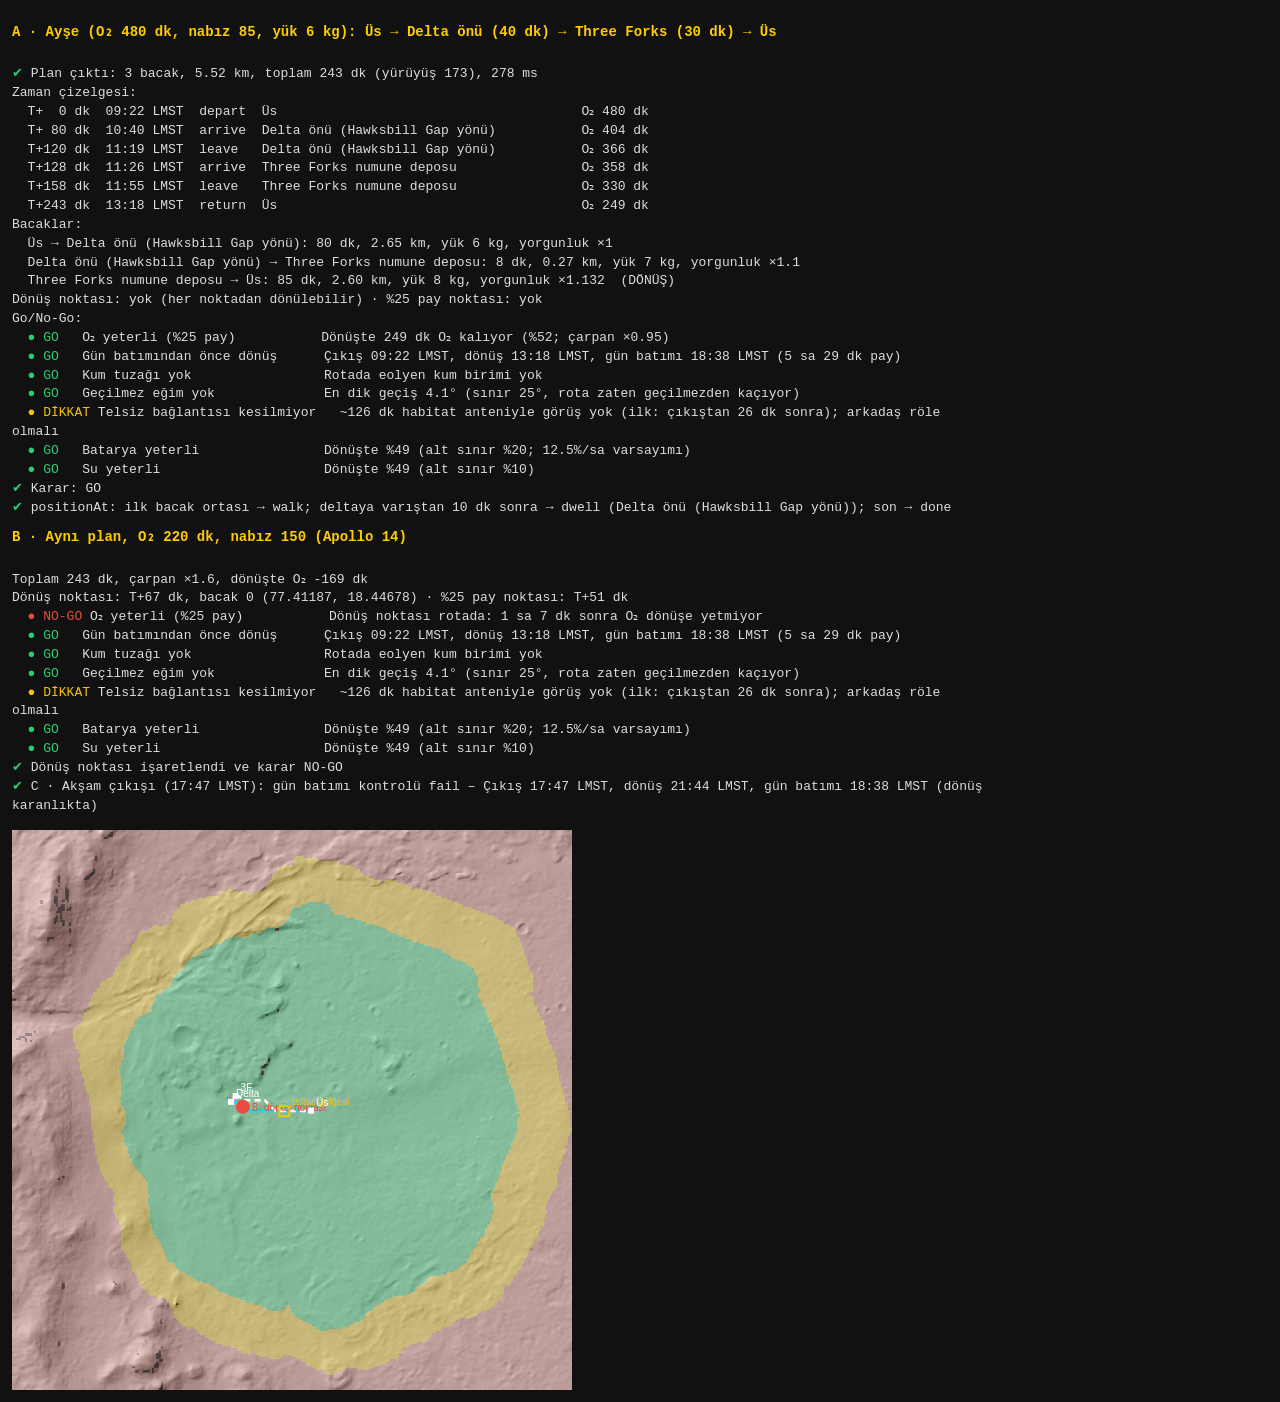
<file: web/tests/e11.html>
<!doctype html>
<html lang="tr">
<head>
<meta charset="utf-8">
<title>E11 testi – EVA planlayıcı</title>
<style>
  body { background: #111; color: #ddd; font: 13px/1.45 monospace; margin: 12px; }
  .row { display: flex; gap: 14px; flex-wrap: wrap; align-items: flex-start; }
  .map { position: relative; width: 560px; height: 560px; }
  .map img, .map canvas { position: absolute; left: 0; top: 0; width: 560px; height: 560px; }
  .ok { color: #2ecc71; } .warn { color: #f1c40f; } .fail { color: #e74c3c; }
  h3 { color: #fc0; margin: 10px 0 4px; font-size: 14px; }
  pre { margin: 0; white-space: pre-wrap; max-width: 980px; }
</style>
</head>
<body>
<div class="row"><div><pre id="out">çalışıyor...</pre></div><div class="map" id="map"><img src="../data/layers/hillshade.png"></div></div>
<script src="../marstime.js"></script>
<script src="../walkback.js"></script>
<script src="../eva.js"></script>
<script>
/* Kullanım: python -m http.server 8765 --directory web  →  http://localhost:8765/tests/e11.html */
const out = [];
const log = (s, ok) => out.push(ok === undefined ? s : `<span class="${ok ? "ok" : "fail"}">${ok ? "✔" : "✘"}</span> ${s}`);
const icon = { ok: '<span class="ok">● GO  </span>', warn: '<span class="warn">● DİKKAT</span>', fail: '<span class="fail">● NO-GO</span>' };

Promise.all([Walkback.load("../data/grid.json"), fetch("../data/astronauts.json").then((r) => r.json()),
             fetch("../data/regions.json").then((r) => r.json())]).then(([, astros, regions]) => {
  const R = Object.fromEntries(regions.map((r) => [r.id, r]));
  const stop = (id, dwellMin) => ({ id, name: R[id].name, lon: R[id].lon, lat: R[id].lat, dwellMin });
  const ayse = astros.find((x) => x.id === "ayse");
  const stops = [stop("delta_front", 40), stop("three_forks", 30)];
  const depart = Eva.nextWindow(new Date("2026-11-15T00:00:00Z"));

  // --- A: demo planı ---
  const t0 = performance.now();
  const A = Eva.plan({ astronaut: ayse, stops, departUTC: depart });
  const ms = performance.now() - t0;
  out.push(`<h3>A · Ayşe (O₂ ${ayse.o2_min} dk, nabız ${ayse.heart_rate}, yük ${ayse.load_kg} kg): Üs → Delta önü (40 dk) → Three Forks (30 dk) → Üs</h3>`);
  log(`Plan çıktı: ${A.legs.length} bacak, ${(A.totals.distanceM / 1000).toFixed(2)} km, toplam ${A.totals.minutes} dk (yürüyüş ${A.totals.walkMin}), ${ms.toFixed(0)} ms`, A.ok && A.legs.length === 3);
  out.push("Zaman çizelgesi:");
  for (const e of A.timeline) out.push(`  T+${String(e.t).padStart(3)} dk  ${e.lmst} LMST  ${e.type.padEnd(7)} ${e.name.padEnd(40)} O₂ ${e.o2Left} dk`);
  out.push("Bacaklar:");
  for (const l of A.legs) out.push(`  ${l.from} → ${l.to}: ${l.minutes.toFixed(0)} dk, ${(l.distanceM / 1000).toFixed(2)} km, yük ${l.loadKg} kg, yorgunluk ×${l.fatigue}${l.isReturn ? "  (DÖNÜŞ)" : ""}`);
  out.push(`Dönüş noktası: ${A.turnaround ? JSON.stringify(A.turnaround) : "yok (her noktadan dönülebilir)"} · %25 pay noktası: ${A.marginPoint ? "T+" + A.marginPoint.t : "yok"}`);
  out.push("Go/No-Go:");
  for (const c of A.goNoGo) out.push(`  ${icon[c.status]} ${c.label.padEnd(30)} ${c.detail}`);
  log(`Karar: ${A.go ? "GO" : "NO-GO"}`, A.go);

  // positionAt
  const L0 = A.legs[0];
  const pMid = Eva.positionAt(A, (L0.startMin + L0.endMin) / 2), pDw = Eva.positionAt(A, L0.endMin + 10), pEnd = Eva.positionAt(A, A.totals.minutes + 1);
  log(`positionAt: ilk bacak ortası → ${pMid.phase}; deltaya varıştan 10 dk sonra → ${pDw.phase} (${pDw.at}); son → ${pEnd.phase}`,
      pMid.phase === "walk" && pDw.phase === "dwell" && pEnd.phase === "done");

  // --- B: nabız 150, az O₂ ---
  const B = Eva.plan({ astronaut: Object.assign({}, ayse, { o2_min: 220, heart_rate: 150 }), stops, departUTC: depart });
  out.push(`<h3>B · Aynı plan, O₂ 220 dk, nabız 150 (Apollo 14)</h3>`);
  out.push(`Toplam ${B.totals.minutes} dk, çarpan ×${B.totals.multiplier}, dönüşte O₂ ${B.totals.o2LeftMin} dk`);
  out.push(`Dönüş noktası: ${B.turnaround ? `T+${B.turnaround.t} dk, bacak ${B.turnaround.leg} (${B.turnaround.lon.toFixed(5)}, ${B.turnaround.lat.toFixed(5)})` : "yok"} · %25 pay noktası: ${B.marginPoint ? "T+" + B.marginPoint.t + " dk" : "yok"}`);
  for (const c of B.goNoGo) out.push(`  ${icon[c.status]} ${c.label.padEnd(30)} ${c.detail}`);
  log(`Dönüş noktası işaretlendi ve karar NO-GO`, !!B.turnaround && !B.go);

  // --- C: gece çıkışı ---
  const night = Eva.nextWindow(new Date("2026-11-15T00:00:00Z"), 20.5);
  const C = Eva.plan({ astronaut: ayse, stops, departUTC: night });
  const cs = C.goNoGo.find((c) => c.id === "sunset");
  log(`C · Akşam çıkışı (${C.timeline[0].lmst} LMST): gün batımı kontrolü ${cs.status} – ${cs.detail}`, cs.status === "fail");

  // --- Harita ---
  const g = Walkback.grid, S = 560;
  const px = (lon, lat) => [((lon - g.b.west) / (g.b.east - g.b.west)) * S, ((g.b.north - lat) / (g.b.north - g.b.south)) * S];
  const cv = document.createElement("canvas"); cv.width = cv.height = S; document.getElementById("map").append(cv);
  const ctx = cv.getContext("2d");
  const z = Walkback.zones(Walkback.BASE, ayse.o2_min, ayse.heart_rate, ayse.load_kg);
  ctx.globalAlpha = 0.35; ctx.imageSmoothingEnabled = false; ctx.drawImage(z.canvas(1), 0, 0, S, S); ctx.globalAlpha = 1;
  const colors = ["#00e5ff", "#ff66ff", "#ffffff"];
  A.legs.forEach((l, i) => {
    ctx.strokeStyle = colors[i % 3]; ctx.lineWidth = 2.5; ctx.setLineDash(l.isReturn ? [6, 4] : []); ctx.beginPath();
    l.coords.forEach(([lo, la], k) => { const [x, y] = px(lo, la); k ? ctx.lineTo(x, y) : ctx.moveTo(x, y); }); ctx.stroke();
  });
  ctx.setLineDash([]);
  if (B.turnaround) { const [x, y] = px(B.turnaround.lon, B.turnaround.lat); ctx.fillStyle = "#e74c3c"; ctx.beginPath(); ctx.arc(x, y, 7, 0, 7); ctx.fill(); ctx.fillText("B: dönüş noktası", x + 9, y + 4); }
  const sh = A.goNoGo.find((c) => c.id === "radio").firstShadow;
  if (sh) { const [x, y] = px(sh.lon, sh.lat); ctx.strokeStyle = "#f1c40f"; ctx.lineWidth = 2; ctx.strokeRect(x - 5, y - 5, 10, 10); ctx.fillStyle = "#f1c40f"; ctx.fillText("telsiz gölgesi", x + 8, y - 6); }
  for (const [id, t] of [["base", "Üs"], ["delta_front", "Delta"], ["three_forks", "3F"]]) {
    const [x, y] = px(R[id].lon, R[id].lat); ctx.fillStyle = "#fff"; ctx.fillRect(x - 3, y - 3, 6, 6); ctx.fillText(t, x + 5, y - 5);
  }
  document.getElementById("out").innerHTML = out.join("\n");
  document.title = "E11 OK";
}).catch((e) => { document.getElementById("out").textContent = out.join("\n") + "\nHATA: " + e.stack; });
</script>
</body>
</html>
</file>
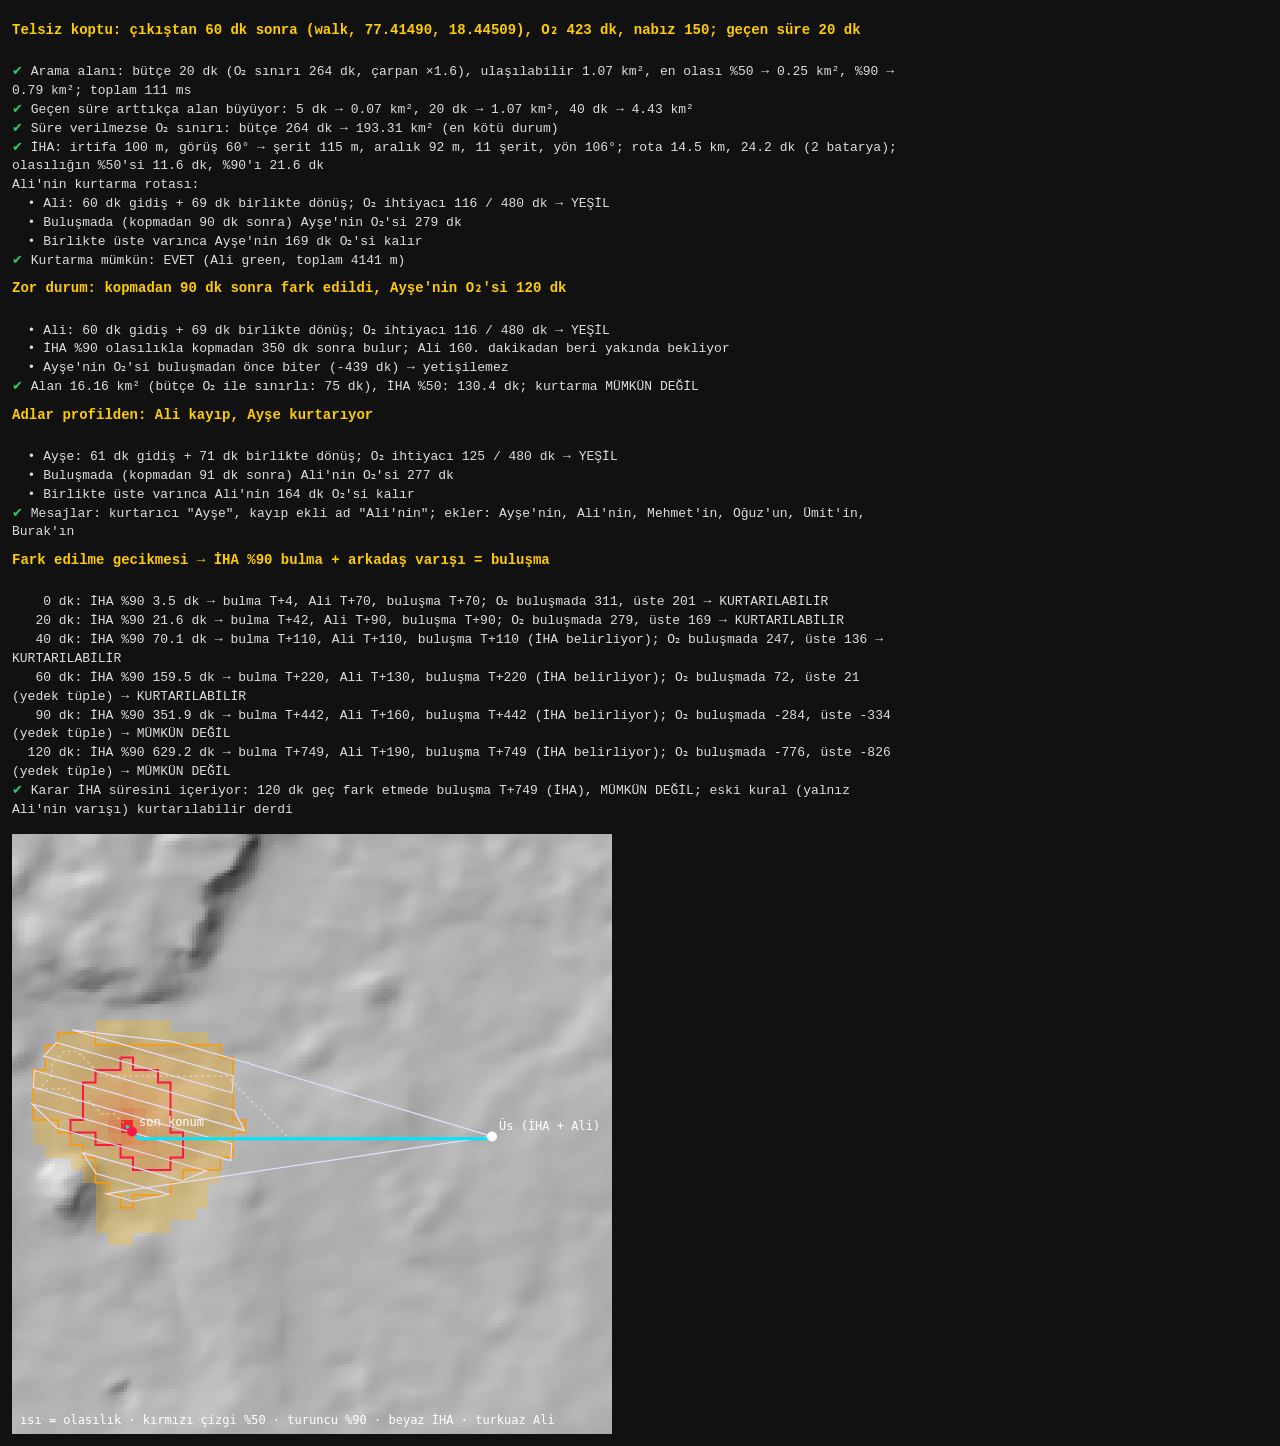
<file: web/tests/e13.html>
<!doctype html>
<html lang="tr">
<head>
<meta charset="utf-8">
<title>E13 testi – Hayatta Kal</title>
<style>
  body { background: #111; color: #ddd; font: 13px/1.45 monospace; margin: 12px; }
  .row { display: flex; gap: 14px; flex-wrap: wrap; align-items: flex-start; }
  canvas { width: 600px; height: 600px; }
  .ok { color: #2ecc71; } .bad { color: #e74c3c; } h3 { color: #fc0; margin: 8px 0 4px; font-size: 14px; }
  pre { margin: 0; white-space: pre-wrap; max-width: 900px; }
</style>
</head>
<body>
<div class="row"><pre id="out">çalışıyor...</pre><canvas id="cv" width="600" height="600"></canvas></div>
<script src="../marstime.js"></script>
<script src="../walkback.js"></script>
<script src="../eva.js"></script>
<script src="../rescue.js"></script>
<script>
/* Kullanım: python -m http.server 8765 --directory web  →  http://localhost:8765/tests/e13.html */
const out = [];
const log = (s, ok) => out.push(ok === undefined ? s : `<span class="${ok ? "ok" : "bad"}">${ok ? "✔" : "✘"}</span> ${s}`);
const hs = new Image(); hs.src = "../data/layers/hillshade.png";

Promise.all([Walkback.load("../data/grid.json"), fetch("../data/astronauts.json").then((r) => r.json()),
             fetch("../data/regions.json").then((r) => r.json()), hs.decode()]).then(([, astros, regions]) => {
  const R = Object.fromEntries(regions.map((r) => [r.id, r]));
  const stop = (id, dwellMin) => ({ id, name: R[id].name, lon: R[id].lon, lat: R[id].lat, dwellMin });
  const ayse = astros.find((x) => x.id === "ayse"), ali = astros.find((x) => x.id === "ali");
  const plan = Eva.plan({ astronaut: ayse, stops: [stop("delta_front", 40), stop("three_forks", 30)],
                          departUTC: Eva.nextWindow(new Date("2026-11-15T00:00:00Z")) });

  // Senaryo: çıkıştan 60 dk sonra (deltaya yürürken) telsiz koptu; Ayşe paniğe kapıldı (nabız 150, Apollo 14).
  const T_LOSS = 60, ELAPSED = 20;
  const p = Eva.positionAt(plan, T_LOSS);
  const lost = { name: ayse.name, o2LeftMin: p.o2Left, heart_rate: 150, load_kg: ayse.load_kg };
  out.push(`<h3>Telsiz koptu: çıkıştan ${T_LOSS} dk sonra (${p.phase}, ${p.lon.toFixed(5)}, ${p.lat.toFixed(5)}), O₂ ${p.o2Left} dk, nabız 150; geçen süre ${ELAPSED} dk</h3>`);

  const r = Rescue.respond({ last: p, elapsedMin: ELAPSED, lost, rescuer: ali, route: plan.coords });
  const A = r.area, D = r.drone, B = r.buddy;
  log(`Arama alanı: bütçe ${A.budgetMin.toFixed(0)} dk (O₂ sınırı ${A.o2BudgetMin.toFixed(0)} dk, çarpan ×${A.multiplier}), ` +
      `ulaşılabilir ${A.areaKm2} km², en olası %50 → ${A.area50Km2} km², %90 → ${A.area90Km2} km²; toplam ${r.ms.toFixed(0)} ms`,
      A.cells.length > 0 && A.area50Km2 < A.area90Km2 && A.prob[Walkback.cellOf(p)] > 0);
  const a5 = Rescue.searchArea({ last: p, elapsedMin: 5, lost }), a40 = Rescue.searchArea({ last: p, elapsedMin: 40, lost });
  log(`Geçen süre arttıkça alan büyüyor: 5 dk → ${a5.areaKm2} km², 20 dk → ${A.areaKm2} km², 40 dk → ${a40.areaKm2} km²`, a5.areaKm2 < A.areaKm2 && A.areaKm2 < a40.areaKm2);
  const aMax = Rescue.searchArea({ last: p, lost });
  log(`Süre verilmezse O₂ sınırı: bütçe ${aMax.budgetMin.toFixed(0)} dk → ${aMax.areaKm2} km² (en kötü durum)`, aMax.budgetMin === aMax.o2BudgetMin);
  log(`İHA: irtifa ${D.params.altitudeM} m, görüş ${D.params.fovDeg}° → şerit ${D.swathM} m, aralık ${D.spacingM} m, ${D.lanes} şerit, yön ${D.headingDeg}°; ` +
      `rota ${(D.lengthM / 1000).toFixed(1)} km, ${D.minutes} dk (${D.sorties} batarya); olasılığın %50'si ${D.t50} dk, %90'ı ${D.t90} dk`,
      D.t50 !== null && D.t50 < D.t90 && D.swathM === 115);
  out.push("Ali'nin kurtarma rotası:");
  for (const m of B.messages) out.push("  • " + m);
  log(`Kurtarma mümkün: ${B.survivable ? "EVET" : "HAYIR"} (Ali ${B.status}, toplam ${B.distanceM} m)`, B.ok);

  // Zor durum: geç fark edildi, O₂ az
  const late = Rescue.respond({ last: p, elapsedMin: 90, lost: { name: ayse.name, o2LeftMin: 120, heart_rate: 150, load_kg: 6 }, rescuer: ali });
  out.push("<h3>Zor durum: kopmadan 90 dk sonra fark edildi, Ayşe'nin O₂'si 120 dk</h3>");
  for (const m of late.buddy.messages) out.push("  • " + m);
  log(`Alan ${late.area.areaKm2} km² (bütçe O₂ ile sınırlı: ${late.area.budgetMin.toFixed(0)} dk), İHA %50: ${late.drone.t50} dk; kurtarma ${late.buddy.survivable ? "mümkün" : "MÜMKÜN DEĞİL"}`,
      late.area.budgetMin === late.area.o2BudgetMin && !late.buddy.survivable);

  // --- Adlar profilden (G8 notu): roller ters → mesajlar doğru kişiyi göstermeli ---
  out.push("<h3>Adlar profilden: Ali kayıp, Ayşe kurtarıyor</h3>");
  const swap = Rescue.respond({ last: p, elapsedMin: ELAPSED, lost: { name: ali.name, o2LeftMin: p.o2Left, heart_rate: 150, load_kg: ali.load_kg },
                                rescuer: { ...ayse, position: null }, route: plan.coords });
  for (const m of swap.buddy.messages) out.push("  • " + m);
  const gens = ["Ayşe", "Ali", "Mehmet", "Oğuz", "Ümit", "Burak"].map((n) => Rescue.genitive(n));
  log(`Mesajlar: kurtarıcı "${swap.buddy.messages[0].split(":")[0]}", kayıp ekli ad "Ali'nin"; ekler: ${gens.join(", ")}`,
      swap.buddy.messages[0].startsWith("Ayşe:") && swap.buddy.messages.some((m) => m.includes("Ali'nin")) &&
      !swap.buddy.messages.some((m) => m.includes("Ayşe'nin")) &&
      gens.join(",") === "Ayşe'nin,Ali'nin,Mehmet'in,Oğuz'un,Ümit'in,Burak'ın");

  // --- İHA'nın bulma süresi karara giriyor (G8): geç fark etmede önce İHA bulmalı ---
  out.push("<h3>Fark edilme gecikmesi → İHA %90 bulma + arkadaş varışı = buluşma</h3>");
  const rows = [0, 20, 40, 60, 90, 120].map((el) => {
    const x = Rescue.respond({ last: p, elapsedMin: el, lost, rescuer: ali, route: plan.coords });
    const b = x.buddy;
    out.push(`  ${String(el).padStart(3)} dk: İHA %90 ${x.drone.t90} dk → bulma T+${b.foundAfterMin}, Ali T+${b.arriveAfterMin}, buluşma T+${b.meetAfterMin}` +
             `${b.droneLimits ? " (İHA belirliyor)" : ""}; O₂ buluşmada ${b.lostO2AtMeet}, üste ${b.lostO2AtBaseWithSpare}${b.spareNeeded ? " (yedek tüple)" : ""} → ${b.survivable ? "KURTARILABİLİR" : "MÜMKÜN DEĞİL"}`);
    return { el, b, t90: x.drone.t90 };
  });
  const r120 = rows.find((q) => q.el === 120).b;
  log(`Karar İHA süresini içeriyor: 120 dk geç fark etmede buluşma T+${r120.meetAfterMin} (İHA), ${r120.survivable ? "kurtarılabilir" : "MÜMKÜN DEĞİL"}; ` +
      `eski kural (yalnız Ali'nin varışı) ${rows.find((q) => q.el === 120).b.lostO2AtArrival > 0 ? "kurtarılabilir derdi" : "de mümkün değil derdi"}`,
      r120.droneLimits && !r120.survivable && rows[0].b.survivable && rows.every((q) => q.b.meetAfterMin >= q.b.foundAfterMin && q.b.meetAfterMin >= q.b.arriveAfterMin));

  // --- Harita: üs ile kayıp noktayı kapsayan yakın görünüm ---
  const g = Walkback.grid, cv = document.getElementById("cv"), ctx = cv.getContext("2d"), S = 600;
  const base = Walkback.BASE, pad = 0.012;
  const lon0 = Math.min(base.lon, p.lon) - pad, lon1 = Math.max(base.lon, p.lon) + pad;
  const latC = (base.lat + p.lat) / 2, half = ((lon1 - lon0) * Math.cos(latC * Math.PI / 180)) / 2;
  const lat0 = latC - half, lat1 = latC + half;
  const px = (lon, lat) => [((lon - lon0) / (lon1 - lon0)) * S, ((lat1 - lat) / (lat1 - lat0)) * S];
  const srcX = (lon) => ((lon - g.b.west) / (g.b.east - g.b.west)), srcY = (lat) => ((g.b.north - lat) / (g.b.north - g.b.south));
  ctx.imageSmoothingEnabled = false;
  const crop = (img, W, H) => ctx.drawImage(img, srcX(lon0) * W, srcY(lat1) * H, (srcX(lon1) - srcX(lon0)) * W, (srcY(lat0) - srcY(lat1)) * H, 0, 0, S, S);
  crop(hs, hs.naturalWidth, hs.naturalHeight);
  crop(A.canvas(0.75), g.w, g.h);
  const line = (pts, col, w, dash) => { ctx.strokeStyle = col; ctx.lineWidth = w; ctx.setLineDash(dash || []); ctx.beginPath();
    pts.forEach(([lo, la], k) => { const [x, y] = px(lo, la); k ? ctx.lineTo(x, y) : ctx.moveTo(x, y); }); ctx.stroke(); ctx.setLineDash([]); };
  A.outlines.p90.forEach((l) => line(l, "#ff9800", 1.5)); A.outlines.p50.forEach((l) => line(l, "#ff1744", 2));
  line(plan.coords, "rgba(255,255,255,.35)", 1.5, [3, 3]);
  line(D.waypoints, "#e0e0ff", 1.2);
  line(B.to, "#00e5ff", 3); line(B.back, "#00e5ff", 2, [7, 5]);
  const dot = (lon, lat, col, t) => { const [x, y] = px(lon, lat); ctx.fillStyle = col; ctx.beginPath(); ctx.arc(x, y, 5, 0, 7); ctx.fill(); ctx.fillStyle = "#fff"; ctx.font = "12px monospace"; ctx.fillText(t, x + 7, y - 6); };
  dot(base.lon, base.lat, "#fff", "Üs (İHA + Ali)"); dot(p.lon, p.lat, "#ff1744", "son konum");
  ctx.fillStyle = "#fff"; ctx.fillText("ısı = olasılık · kırmızı çizgi %50 · turuncu %90 · beyaz İHA · turkuaz Ali", 8, S - 10);
  document.getElementById("out").innerHTML = out.join("\n");
  document.title = "E13 OK";
}).catch((e) => { document.getElementById("out").textContent = out.join("\n") + "\nHATA: " + e.stack; });
</script>
</body>
</html>
</file>
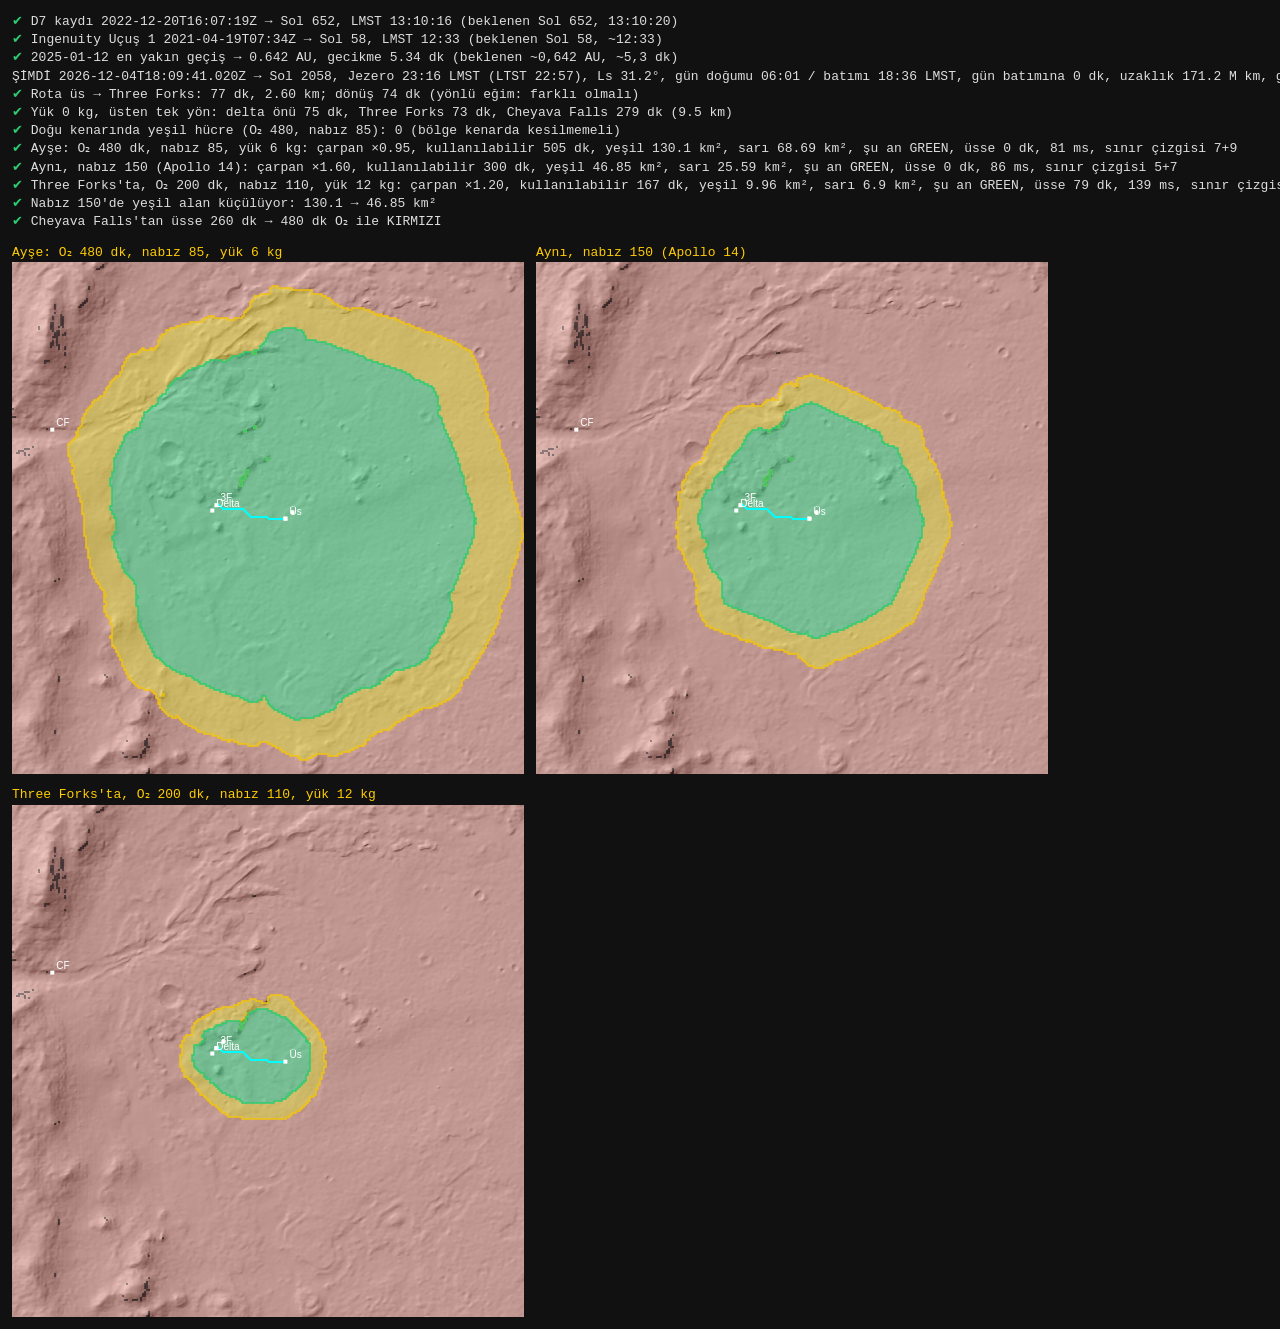
<file: web/tests/e8.html>
<!doctype html>
<html lang="tr">
<head>
<meta charset="utf-8">
<title>E8 testi – MarsTime ve Walkback</title>
<style>
  body { background: #111; color: #ddd; font: 13px/1.4 monospace; margin: 12px; }
  .row { display: flex; gap: 12px; flex-wrap: wrap; }
  figure { margin: 0; } figcaption { color: #fc0; }
  .map { position: relative; width: 512px; height: 512px; }
  .map img, .map canvas { position: absolute; left: 0; top: 0; width: 512px; height: 512px; image-rendering: pixelated; }
  .ok { color: #2ecc71; } .bad { color: #e74c3c; }
</style>
</head>
<body>
<pre id="out">çalışıyor...</pre>
<div class="row" id="maps"></div>
<script src="../marstime.js"></script>
<script src="../walkback.js"></script>
<script>
/* Kullanım: proje kökünden  python -m http.server 8765 --directory web  →  http://localhost:8765/tests/e8.html
   Tarayıcı konsolunda da aynı çağrılar çalışır (MarsTime.now(), Walkback.zones(...)). */
const out = [];
const log = (s, ok) => out.push(ok === undefined ? s : `<span class="${ok ? "ok" : "bad"}">${ok ? "✔" : "✘"}</span> ${s}`);

// ---- MarsTime: gerçek kayıtlarla doğrulama ----
const t1 = MarsTime.at(new Date("2022-12-20T16:07:19.466Z"), { lonE: 77.4078, latN: 18.4526 });
log(`D7 kaydı 2022-12-20T16:07:19Z → Sol ${t1.sol}, LMST ${t1.lmstFull} (beklenen Sol 652, 13:10:20)`,
    t1.sol === 652 && Math.abs(t1.lmstHours - (13 + 10 / 60 + 20 / 3600)) < 2 / 60);
const t2 = MarsTime.at(new Date("2021-04-19T07:34:00Z"), { lonE: 77.45102, latN: 18.44486 });
log(`Ingenuity Uçuş 1 2021-04-19T07:34Z → Sol ${t2.sol}, LMST ${t2.lmst} (beklenen Sol 58, ~12:33)`,
    t2.sol === 58 && Math.abs(t2.lmstHours - 12.55) < 5 / 60);
const t3 = MarsTime.at(new Date("2025-01-12T12:00:00Z"));
log(`2025-01-12 en yakın geçiş → ${t3.earthMarsAU.toFixed(3)} AU, gecikme ${t3.delayMin.toFixed(2)} dk (beklenen ~0,642 AU, ~5,3 dk)`,
    Math.abs(t3.earthMarsAU - 0.642) < 0.01);
const now = MarsTime.now();
log(`ŞİMDİ ${now.utc} → Sol ${now.sol}, Jezero ${now.lmst} LMST (LTST ${now.ltst}), Ls ${now.ls.toFixed(1)}°, ` +
    `gün doğumu ${now.sunriseLMST} / batımı ${now.sunsetLMST} LMST, gün batımına ${now.minutesToSunset} dk, ` +
    `uzaklık ${(now.earthMarsKm / 1e6).toFixed(1)} M km, gecikme ${now.delayMin.toFixed(1)} dk`);

// ---- Walkback ----
const BASE = Walkback.BASE;
const TF = { lon: 77.40776, lat: 18.45263 }, DF = { lon: 77.40519, lat: 18.44941 }, CF = { lon: 77.30519, lat: 18.49748 };
Walkback.load("../data/grid.json").then(() => {
  const r1 = Walkback.path(BASE, TF, { loadKg: 6 });
  const r2 = Walkback.path(TF, BASE, { loadKg: 6 });
  log(`Rota üs → Three Forks: ${r1.minutes.toFixed(0)} dk, ${(r1.distanceM / 1000).toFixed(2)} km; dönüş ${r2.minutes.toFixed(0)} dk (yönlü eğim: farklı olmalı)`,
      r1.ok && r2.ok && Math.abs(r1.minutes - r2.minutes) > 0.5);
  const r3 = Walkback.path(BASE, DF, { loadKg: 0 }), r4 = Walkback.path(BASE, TF, { loadKg: 0 }), r5 = Walkback.path(BASE, CF, { loadKg: 0 });
  log(`Yük 0 kg, üsten tek yön: delta önü ${r3.minutes.toFixed(0)} dk, Three Forks ${r4.minutes.toFixed(0)} dk, Cheyava Falls ${r5.minutes.toFixed(0)} dk (${(r5.distanceM / 1000).toFixed(1)} km)`, r3.ok && r4.ok && r5.ok);
  const zg = Walkback.grid, zb = Walkback.zones(BASE, 480, 85, 6).classes;
  let edge = 0; for (let k = 0; k < zg.h; k++) edge += zb[k * zg.w + zg.w - 1] === 1;
  log(`Doğu kenarında yeşil hücre (O₂ 480, nabız 85): ${edge} (bölge kenarda kesilmemeli)`, edge === 0);
  const cases = [
    { title: "Ayşe: O₂ 480 dk, nabız 85, yük 6 kg", args: [BASE, 480, 85, 6] },
    { title: "Aynı, nabız 150 (Apollo 14)", args: [BASE, 480, 150, 6] },
    { title: "Three Forks'ta, O₂ 200 dk, nabız 110, yük 12 kg", args: [TF, 200, 110, 12] },
  ];
  const res = cases.map((c) => ({ c, z: Walkback.zones(...c.args) }));
  for (const { c, z } of res) {
    log(`${c.title}: çarpan ×${z.multiplier.toFixed(2)}, kullanılabilir ${z.availableMin.toFixed(0)} dk, ` +
        `yeşil ${z.stats.greenKm2} km², sarı ${z.stats.yellowKm2} km², şu an ${z.here.toUpperCase()}, ` +
        `üsse ${z.homeMin.toFixed(0)} dk, ${z.ms.toFixed(0)} ms, sınır çizgisi ${z.outlines.green.length}+${z.outlines.yellow.length}`, z.ms < 300);
  }
  log(`Nabız 150'de yeşil alan küçülüyor: ${res[0].z.stats.greenKm2} → ${res[1].z.stats.greenKm2} km²`,
      res[1].z.stats.greenKm2 < res[0].z.stats.greenKm2);
  const tcf = Walkback.timeHome(CF, { loadKg: 6 });
  log(`Cheyava Falls'tan üsse ${tcf.toFixed(0)} dk → 480 dk O₂ ile ${Walkback.zones(BASE, 480, 85, 6).classes[Walkback.cellOf(CF)] === 3 ? "KIRMIZI" : "?"}`,
      Walkback.zones(BASE, 480, 85, 6).classes[Walkback.cellOf(CF)] === 3);

  const maps = document.getElementById("maps");
  const g = Walkback.grid;
  const px = (p) => [((p.lon - g.b.west) / (g.b.east - g.b.west)) * 512, ((g.b.north - p.lat) / (g.b.north - g.b.south)) * 512];
  for (const { c, z } of res) {
    const fig = document.createElement("figure");
    fig.innerHTML = `<figcaption>${c.title}</figcaption><div class="map"><img src="../data/layers/hillshade.png"></div>`;
    const m = fig.querySelector(".map");
    m.append(z.canvas(0.45));
    const ov = document.createElement("canvas"); ov.width = ov.height = 512; m.append(ov);
    const ctx = ov.getContext("2d");
    ctx.lineWidth = 1.5;
    for (const [lines, col] of [[z.outlines.yellow, "#f1c40f"], [z.outlines.green, "#2ecc71"]]) {
      ctx.strokeStyle = col;
      for (const line of lines) { ctx.beginPath(); line.forEach(([lo, la], k) => { const [x, y] = px({ lon: lo, lat: la }); k ? ctx.lineTo(x, y) : ctx.moveTo(x, y); }); ctx.stroke(); }
    }
    ctx.strokeStyle = "#0ff"; ctx.lineWidth = 2; ctx.beginPath();
    r1.coords.forEach(([lo, la], k) => { const [x, y] = px({ lon: lo, lat: la }); k ? ctx.lineTo(x, y) : ctx.moveTo(x, y); }); ctx.stroke();
    for (const [p, t] of [[BASE, "Üs"], [TF, "3F"], [DF, "Delta"], [CF, "CF"], [c.args[0], "●"]]) {
      const [x, y] = px(p); ctx.fillStyle = "#fff"; ctx.fillText(t, x + 4, y - 4); ctx.fillRect(x - 2, y - 2, 4, 4);
    }
    maps.append(fig);
  }
  document.getElementById("out").innerHTML = out.join("\n");
  document.title = "E8 OK";
}).catch((e) => { document.getElementById("out").textContent = out.join("\n") + "\nHATA: " + e; });
</script>
</body>
</html>
</file>
